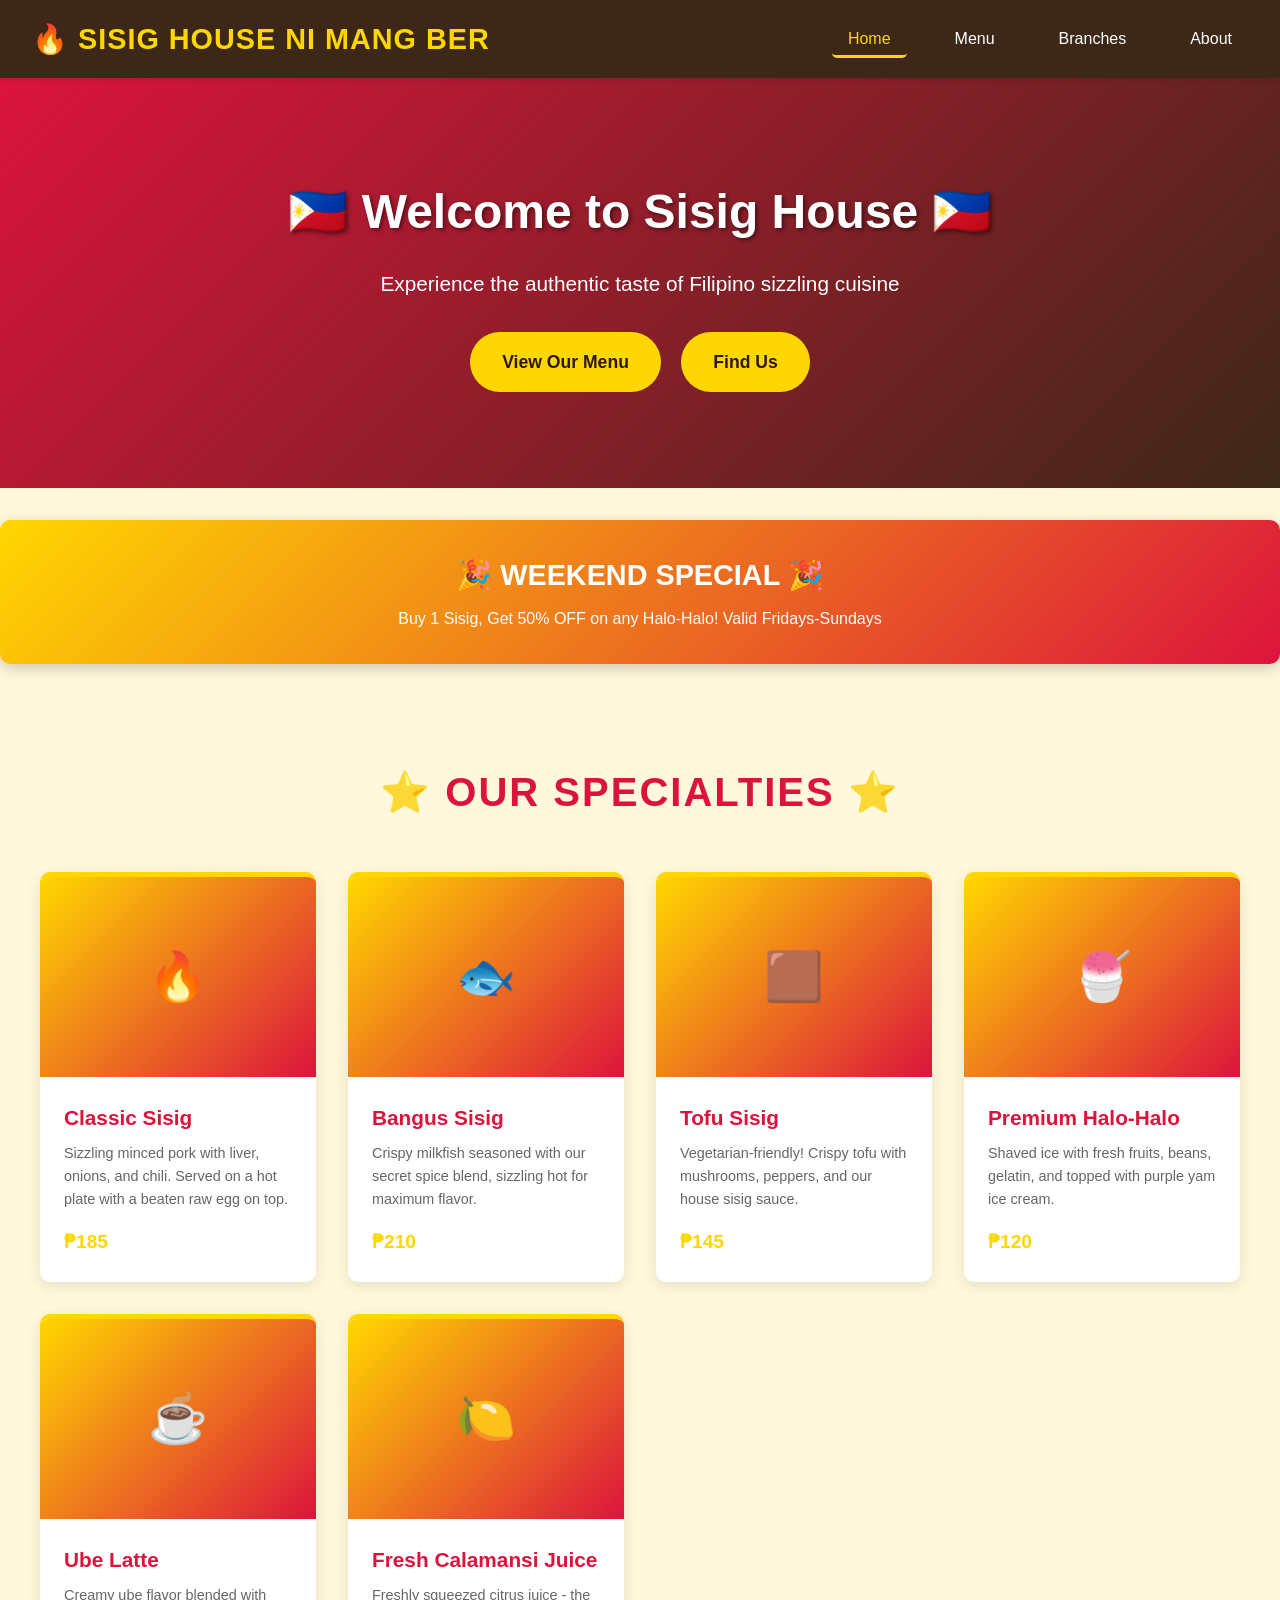
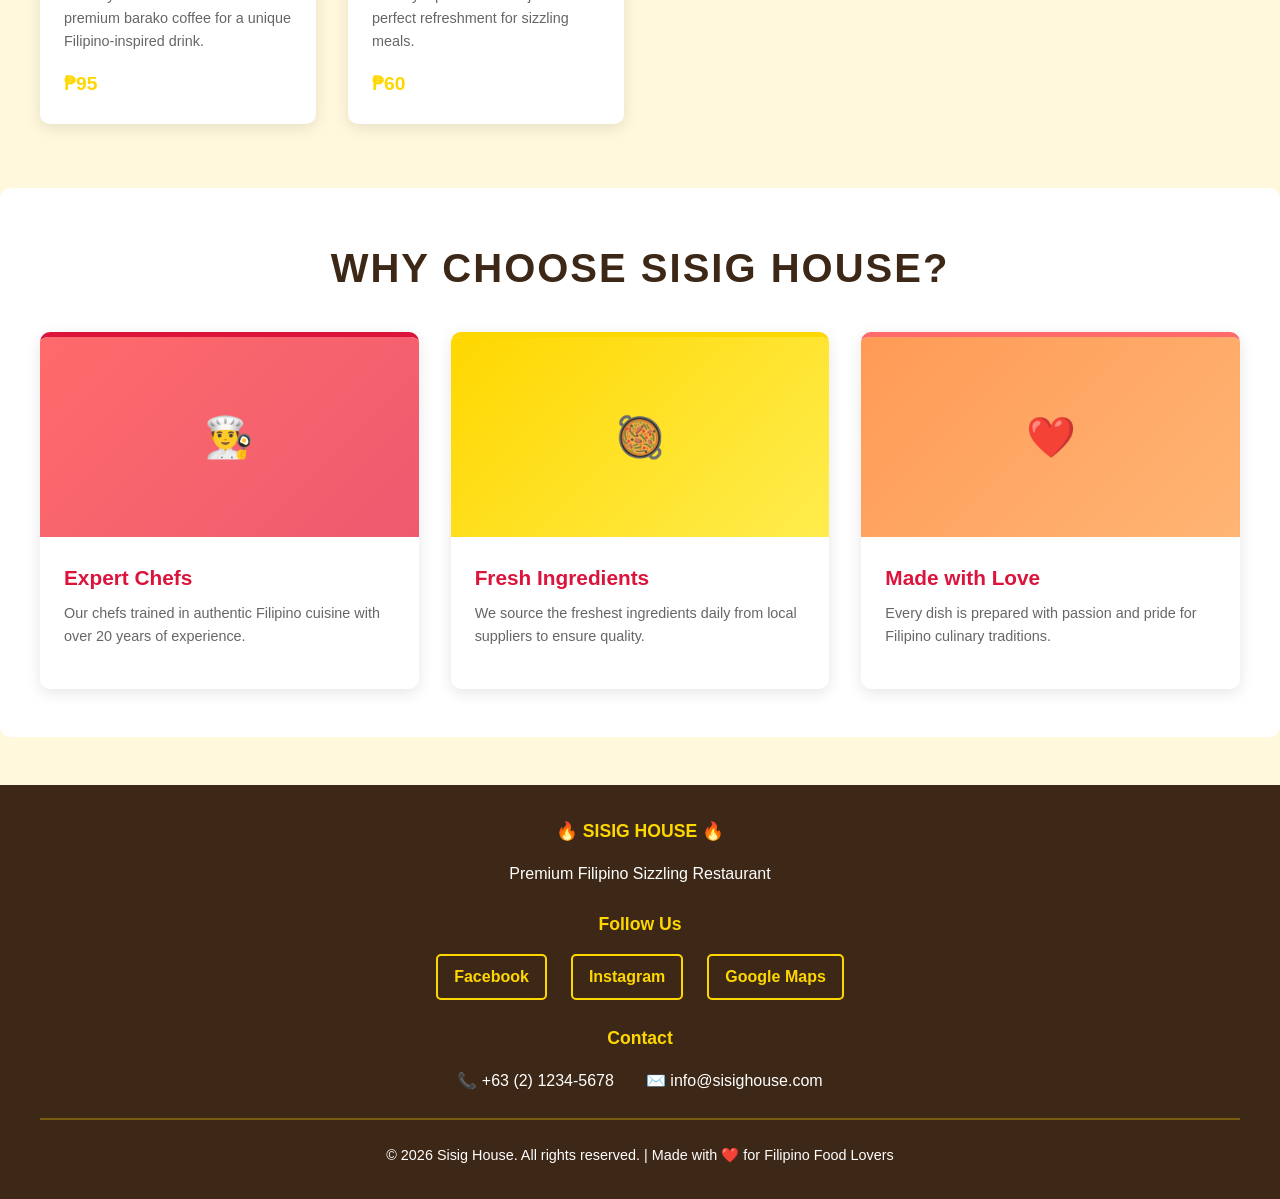
<file: index.html>
<!DOCTYPE html>
<html lang="en">
<head>
    <meta charset="UTF-8">
    <meta name="viewport" content="width=device-width, initial-scale=1.0">
    <title>Sisig House - Premium Filipino Sizzling Restaurant</title>
    <link rel="stylesheet" href="css/style.css">
</head>
<body>
    <!-- NAVIGATION -->
    <nav>
        <a href="index.html" class="logo">🔥 SISIG HOUSE NI MANG BER</a>
        <ul class="nav-links">
            <li><a href="index.html">Home</a></li>
            <li><a href="menu.html">Menu</a></li>
            <li><a href="branches.html">Branches</a></li>
            <li><a href="about.html">About</a></li>
        </ul>
        <div class="hamburger" onclick="toggleMenu()">
            <span></span>
            <span></span>
            <span></span>
        </div>
    </nav>

    <!-- HERO SECTION -->
    <section class="hero">
        <h1>🇵🇭 Welcome to Sisig House 🇵🇭</h1>
        <p>Experience the authentic taste of Filipino sizzling cuisine</p>
        <a href="menu.html" class="cta-button">View Our Menu</a>
        <a href="branches.html" class="cta-button">Find Us</a>
    </section>

    <!-- PROMO BANNER -->
    <div class="promo-banner">
        <h3>🎉 WEEKEND SPECIAL 🎉</h3>
        <p>Buy 1 Sisig, Get 50% OFF on any Halo-Halo! Valid Fridays-Sundays</p>
    </div>

    <!-- FEATURED ITEMS -->
    <section class="featured">
        <h2>⭐ Our Specialties ⭐</h2>
        <div class="items-grid">
            <!-- Sisig -->
            <div class="item-card">
                <div class="item-image">🔥</div>
                <div class="item-content">
                    <h3>Classic Sisig</h3>
                    <p>Sizzling minced pork with liver, onions, and chili. Served on a hot plate with a beaten raw egg on top.</p>
                    <div class="price">₱185</div>
                </div>
            </div>

            <!-- Bangus Sisig -->
            <div class="item-card">
                <div class="item-image">🐟</div>
                <div class="item-content">
                    <h3>Bangus Sisig</h3>
                    <p>Crispy milkfish seasoned with our secret spice blend, sizzling hot for maximum flavor.</p>
                    <div class="price">₱210</div>
                </div>
            </div>

            <!-- Tofu Sisig -->
            <div class="item-card">
                <div class="item-image">🟫</div>
                <div class="item-content">
                    <h3>Tofu Sisig</h3>
                    <p>Vegetarian-friendly! Crispy tofu with mushrooms, peppers, and our house sisig sauce.</p>
                    <div class="price">₱145</div>
                </div>
            </div>

            <!-- Halo-Halo -->
            <div class="item-card">
                <div class="item-image">🍧</div>
                <div class="item-content">
                    <h3>Premium Halo-Halo</h3>
                    <p>Shaved ice with fresh fruits, beans, gelatin, and topped with purple yam ice cream.</p>
                    <div class="price">₱120</div>
                </div>
            </div>

            <!-- Ube Latte -->
            <div class="item-card">
                <div class="item-image">☕</div>
                <div class="item-content">
                    <h3>Ube Latte</h3>
                    <p>Creamy ube flavor blended with premium barako coffee for a unique Filipino-inspired drink.</p>
                    <div class="price">₱95</div>
                </div>
            </div>

            <!-- Calamansi Juice -->
            <div class="item-card">
                <div class="item-image">🍋</div>
                <div class="item-content">
                    <h3>Fresh Calamansi Juice</h3>
                    <p>Freshly squeezed citrus juice - the perfect refreshment for sizzling meals.</p>
                    <div class="price">₱60</div>
                </div>
            </div>
        </div>
    </section>

    <!-- WHY SISIG HOUSE -->
    <section class="featured" style="background-color: var(--white); padding: 3rem 2rem; border-radius: 10px;">
        <h2 style="color: var(--dark-brown); margin-bottom: 2rem;">Why Choose Sisig House?</h2>
        <div class="items-grid">
            <div class="item-card" style="border-top: 5px solid var(--red);">
                <div class="item-image" style="background: linear-gradient(135deg, #ff6b6b, #ee5a6f); font-size: 2.5rem;">👨‍🍳</div>
                <div class="item-content">
                    <h3>Expert Chefs</h3>
                    <p>Our chefs trained in authentic Filipino cuisine with over 20 years of experience.</p>
                </div>
            </div>

            <div class="item-card" style="border-top: 5px solid var(--gold);">
                <div class="item-image" style="background: linear-gradient(135deg, #ffd700, #ffed4e); color: var(--text-dark); font-size: 2.5rem;">🥘</div>
                <div class="item-content">
                    <h3>Fresh Ingredients</h3>
                    <p>We source the freshest ingredients daily from local suppliers to ensure quality.</p>
                </div>
            </div>

            <div class="item-card" style="border-top: 5px solid #ff6b6b;">
                <div class="item-image" style="background: linear-gradient(135deg, #ff9a56, #ffb574); font-size: 2.5rem;">❤️</div>
                <div class="item-content">
                    <h3>Made with Love</h3>
                    <p>Every dish is prepared with passion and pride for Filipino culinary traditions.</p>
                </div>
            </div>
        </div>
    </section>

    <!-- FOOTER -->
    <footer>
        <div class="footer-content">
            <div class="footer-section">
                <h4>🔥 SISIG HOUSE 🔥</h4>
                <p>Premium Filipino Sizzling Restaurant</p>
            </div>

            <div class="footer-section">
                <h4>Follow Us</h4>
                <div class="social-links">
                    <a href="https://www.facebook.com/sisighouseph" target="_blank">Facebook</a>
                    <a href="https://www.instagram.com/sisighouseph" target="_blank">Instagram</a>
                    <a href="https://maps.google.com/?q=14.3091,121.0274" target="_blank">Google Maps</a>
                </div>
            </div>

            <div class="footer-section">
                <h4>Contact</h4>
                <div class="contact-info">
                    <p>📞 +63 (2) 1234-5678</p>
                    <p>✉️ info@sisighouse.com</p>
                </div>
            </div>

            <div class="footer-bottom">
                <p>&copy; 2026 Sisig House. All rights reserved. | Made with ❤️ for Filipino Food Lovers</p>
            </div>
        </div>
    </footer>

    <script src="js/script.js"></script>
</body>
</html>
</file>
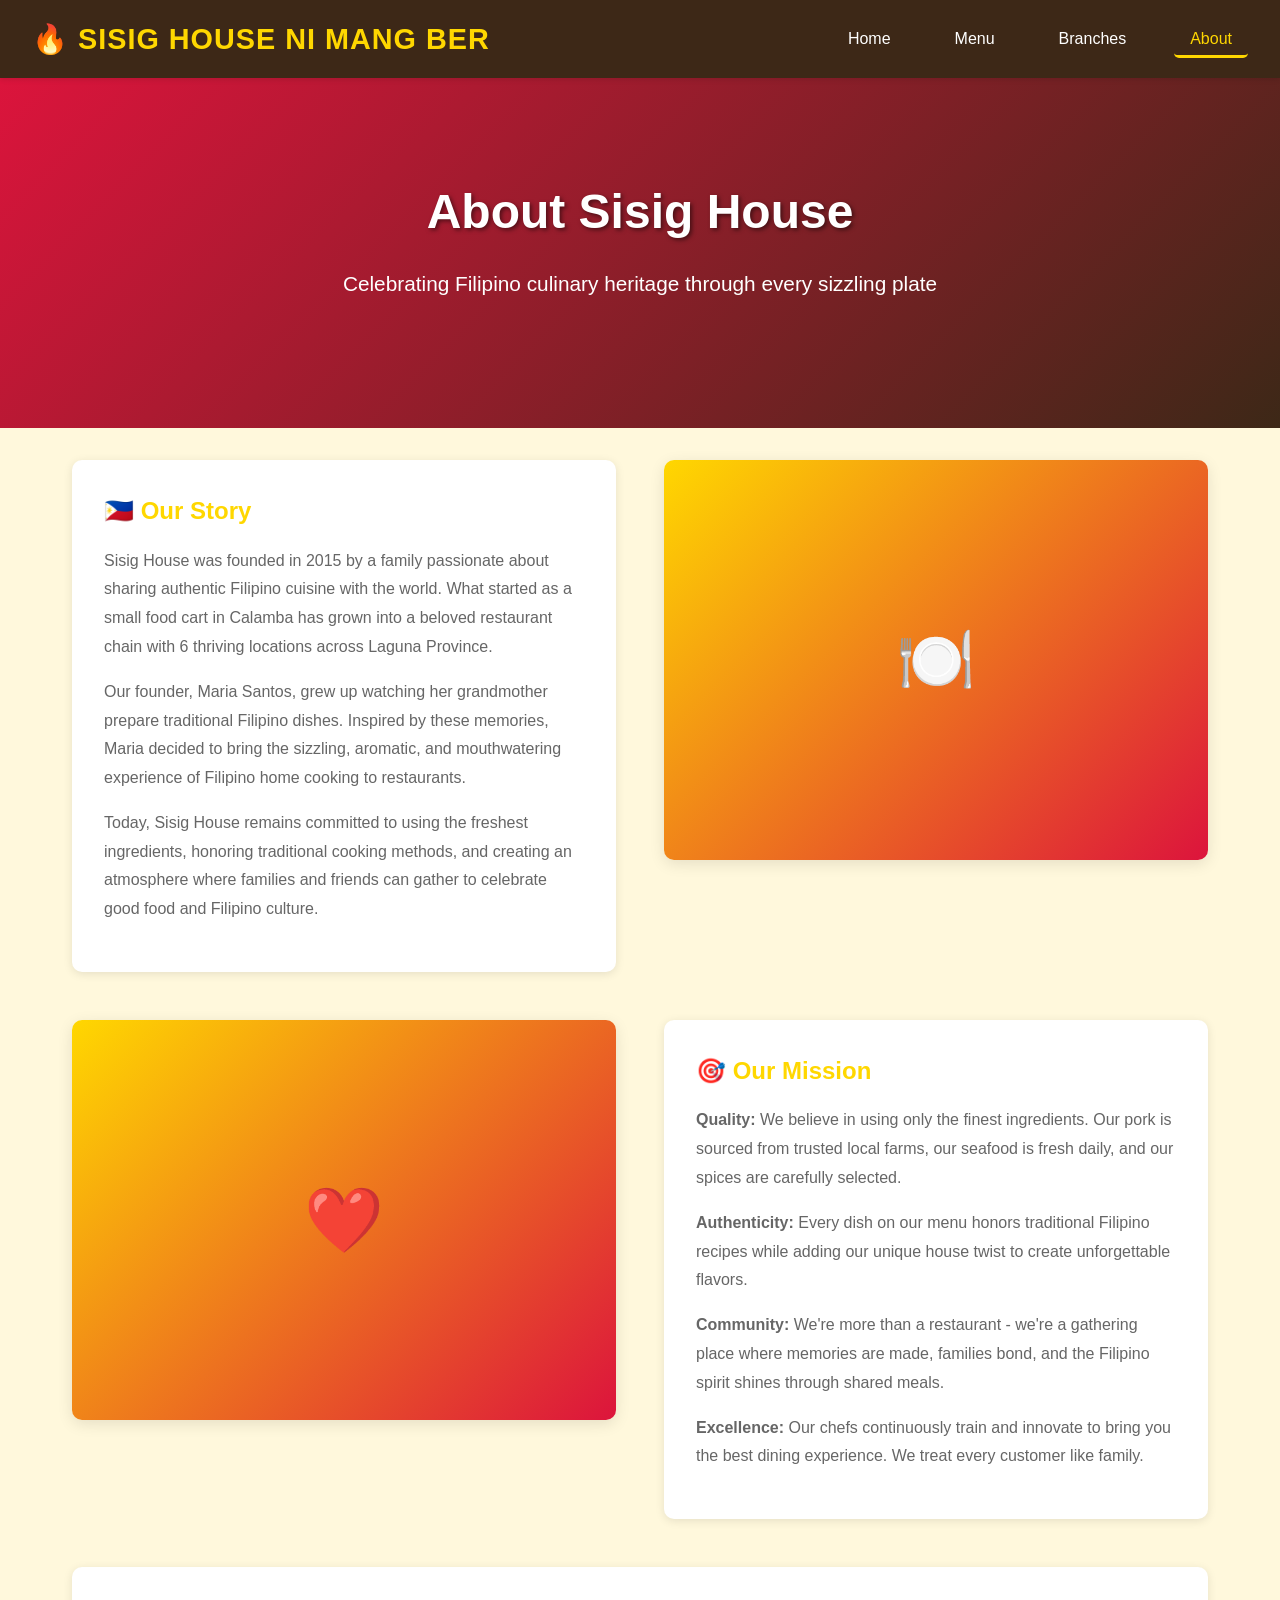
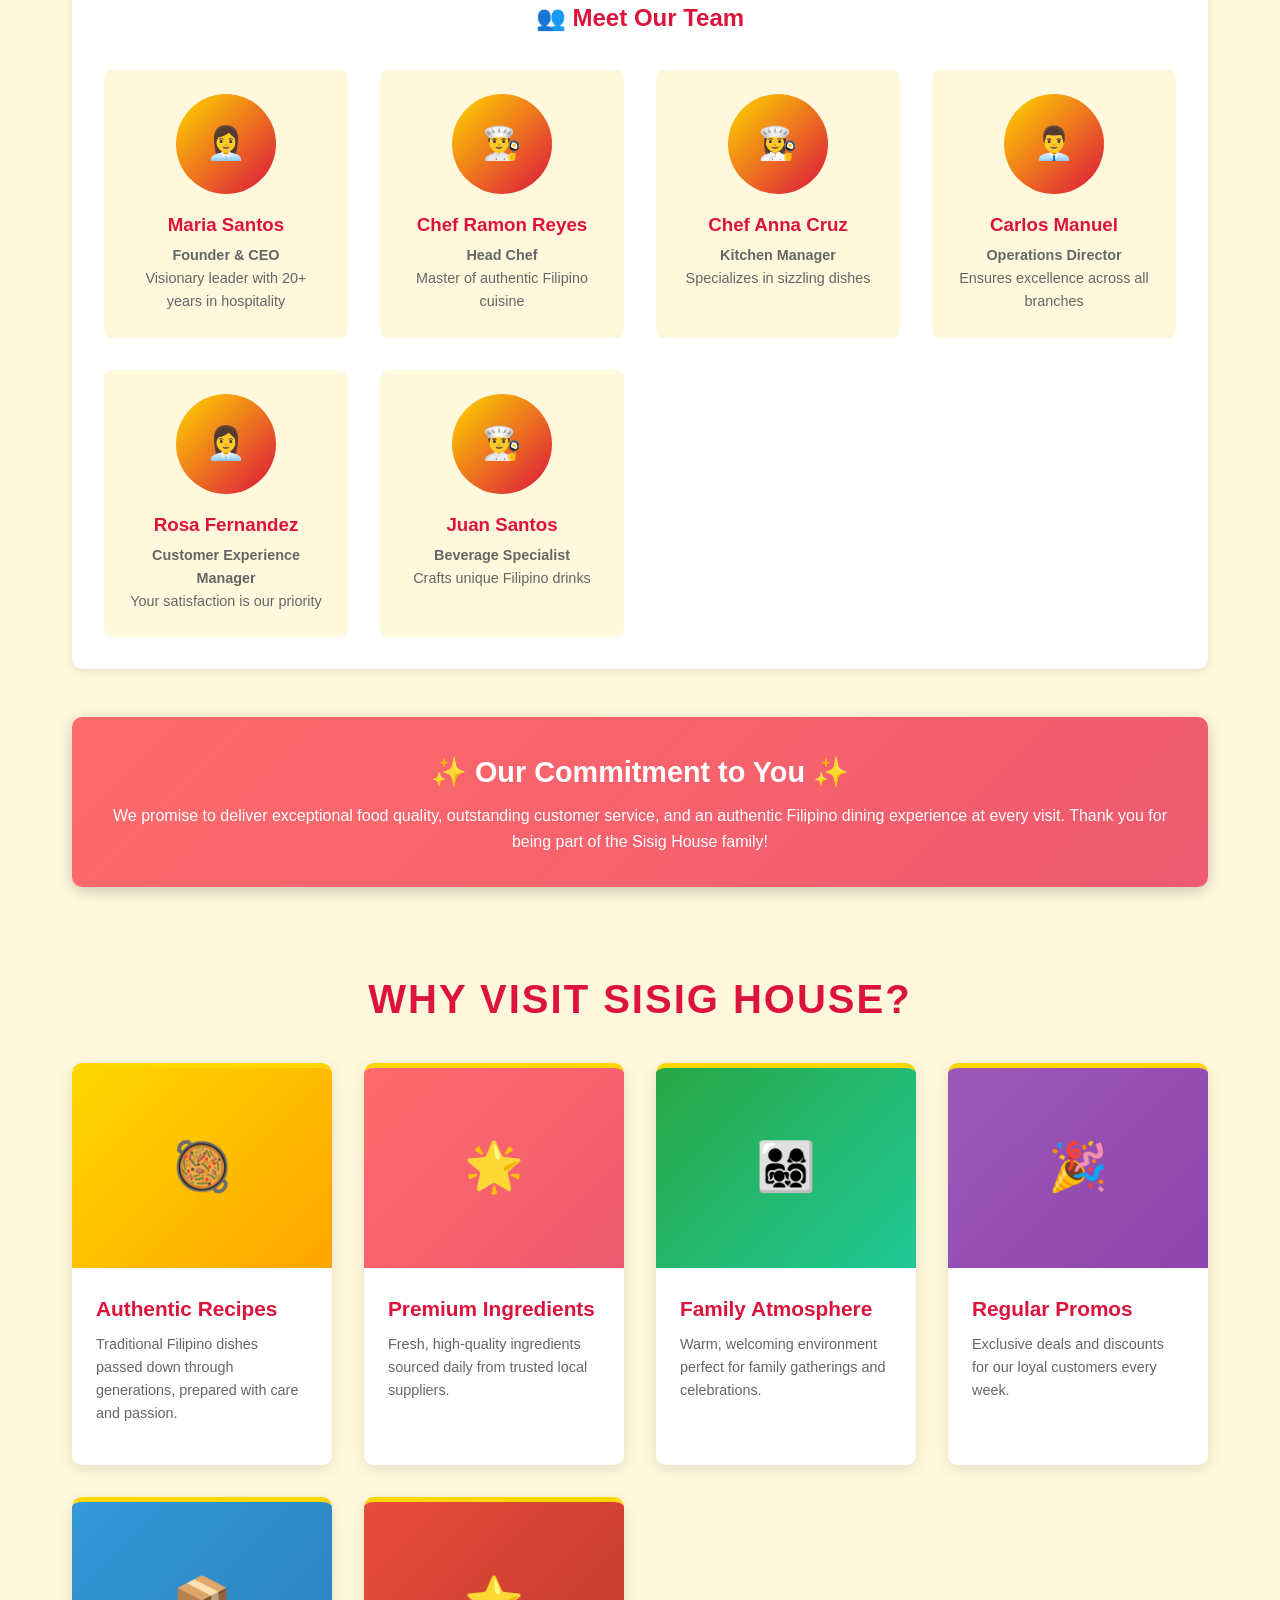
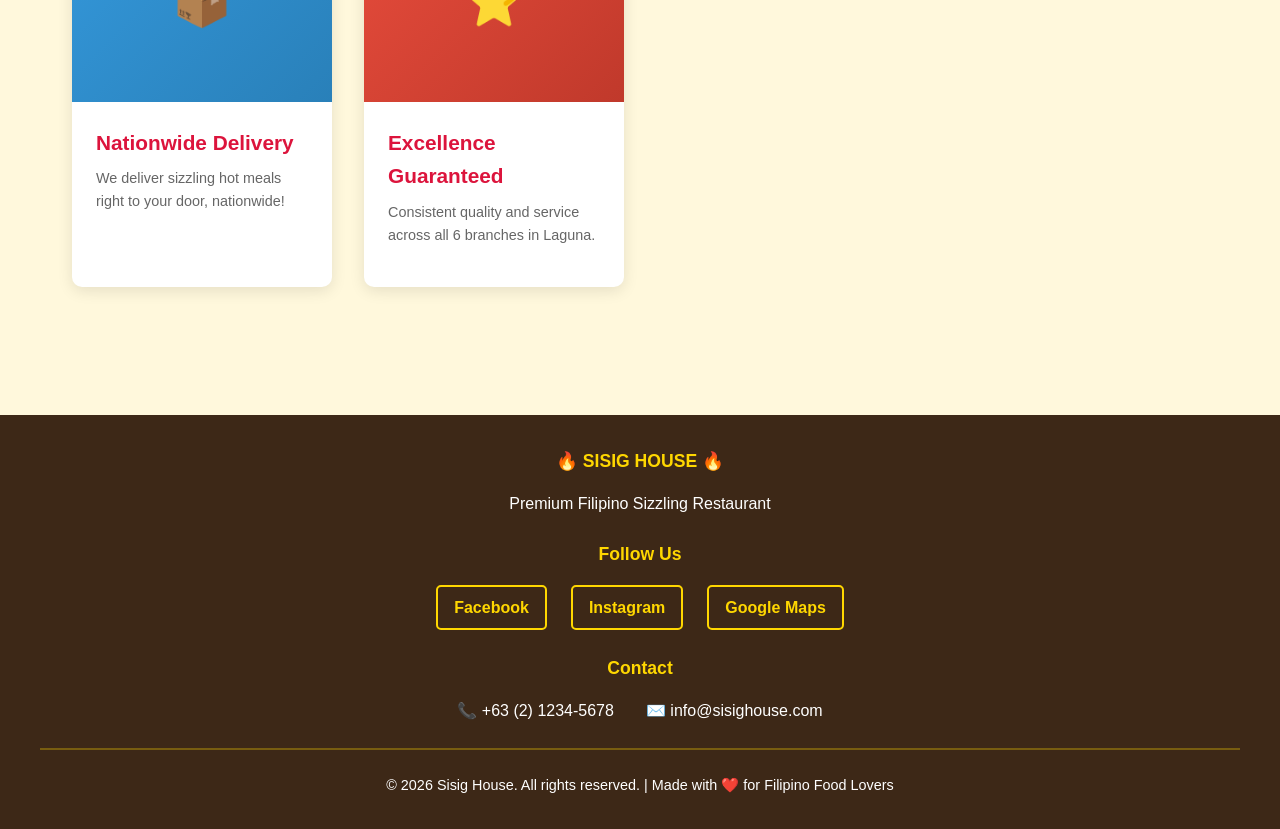
<file: about.html>
<!DOCTYPE html>
<html lang="en">
<head>
    <meta charset="UTF-8">
    <meta name="viewport" content="width=device-width, initial-scale=1.0">
    <title>About - Sisig House</title>
    <link rel="stylesheet" href="css/style.css">
</head>
<body>
    <!-- NAVIGATION -->
    <nav>
        <a href="index.html" class="logo">🔥 SISIG HOUSE NI MANG BER</a>
        <ul class="nav-links">
            <li><a href="index.html">Home</a></li>
            <li><a href="menu.html">Menu</a></li>
            <li><a href="branches.html">Branches</a></li>
            <li><a href="about.html">About</a></li>
        </ul>
        <div class="hamburger" onclick="toggleMenu()">
            <span></span>
            <span></span>
            <span></span>
        </div>
    </nav>

    <!-- ABOUT HEADER -->
    <section class="hero">
        <h1>About Sisig House</h1>
        <p>Celebrating Filipino culinary heritage through every sizzling plate</p>
    </section>

    <!-- ABOUT CONTAINER -->
    <div class="about-container">
        <!-- OUR STORY & MISSION -->
        <div class="about-content">
            <div class="about-text">
                <h2>🇵🇭 Our Story</h2>
                <p>Sisig House was founded in 2015 by a family passionate about sharing authentic Filipino cuisine with the world. What started as a small food cart in Calamba has grown into a beloved restaurant chain with 6 thriving locations across Laguna Province.</p>
                <p>Our founder, Maria Santos, grew up watching her grandmother prepare traditional Filipino dishes. Inspired by these memories, Maria decided to bring the sizzling, aromatic, and mouthwatering experience of Filipino home cooking to restaurants.</p>
                <p>Today, Sisig House remains committed to using the freshest ingredients, honoring traditional cooking methods, and creating an atmosphere where families and friends can gather to celebrate good food and Filipino culture.</p>
            </div>

            <div class="about-image">🍽️</div>
        </div>

        <!-- MISSION & VALUES -->
        <div class="about-content">
            <div class="about-image">❤️</div>

            <div class="about-text">
                <h2>🎯 Our Mission</h2>
                <p><strong>Quality:</strong> We believe in using only the finest ingredients. Our pork is sourced from trusted local farms, our seafood is fresh daily, and our spices are carefully selected.</p>
                <p><strong>Authenticity:</strong> Every dish on our menu honors traditional Filipino recipes while adding our unique house twist to create unforgettable flavors.</p>
                <p><strong>Community:</strong> We're more than a restaurant - we're a gathering place where memories are made, families bond, and the Filipino spirit shines through shared meals.</p>
                <p><strong>Excellence:</strong> Our chefs continuously train and innovate to bring you the best dining experience. We treat every customer like family.</p>
            </div>
        </div>

        <!-- TEAM SECTION -->
        <div class="team">
            <h2>👥 Meet Our Team</h2>
            <div class="team-members">
                <div class="team-member">
                    <div class="team-member-avatar">👩‍💼</div>
                    <h3>Maria Santos</h3>
                    <p><strong>Founder & CEO</strong><br>Visionary leader with 20+ years in hospitality</p>
                </div>

                <div class="team-member">
                    <div class="team-member-avatar">👨‍🍳</div>
                    <h3>Chef Ramon Reyes</h3>
                    <p><strong>Head Chef</strong><br>Master of authentic Filipino cuisine</p>
                </div>

                <div class="team-member">
                    <div class="team-member-avatar">👩‍🍳</div>
                    <h3>Chef Anna Cruz</h3>
                    <p><strong>Kitchen Manager</strong><br>Specializes in sizzling dishes</p>
                </div>

                <div class="team-member">
                    <div class="team-member-avatar">👨‍💼</div>
                    <h3>Carlos Manuel</h3>
                    <p><strong>Operations Director</strong><br>Ensures excellence across all branches</p>
                </div>

                <div class="team-member">
                    <div class="team-member-avatar">👩‍💼</div>
                    <h3>Rosa Fernandez</h3>
                    <p><strong>Customer Experience Manager</strong><br>Your satisfaction is our priority</p>
                </div>

                <div class="team-member">
                    <div class="team-member-avatar">👨‍🍳</div>
                    <h3>Juan Santos</h3>
                    <p><strong>Beverage Specialist</strong><br>Crafts unique Filipino drinks</p>
                </div>
            </div>
        </div>

        <!-- OUR COMMITMENT -->
        <div class="promo-banner" style="margin-top: 3rem; background: linear-gradient(135deg, #ff6b6b, #ee5a6f);">
            <h3>✨ Our Commitment to You ✨</h3>
            <p>We promise to deliver exceptional food quality, outstanding customer service, and an authentic Filipino dining experience at every visit. Thank you for being part of the Sisig House family!</p>
        </div>

        <!-- WHY VISIT -->
        <section class="featured" style="background-color: transparent; padding: 3rem 0;">
            <h2 style="color: var(--red); margin-bottom: 2rem;">Why Visit Sisig House?</h2>
            <div class="items-grid">
                <div class="item-card">
                    <div class="item-image" style="background: linear-gradient(135deg, #FFD700, #FFA500); color: var(--text-dark);">🥘</div>
                    <div class="item-content">
                        <h3>Authentic Recipes</h3>
                        <p>Traditional Filipino dishes passed down through generations, prepared with care and passion.</p>
                    </div>
                </div>

                <div class="item-card">
                    <div class="item-image" style="background: linear-gradient(135deg, #ff6b6b, #ee5a6f);">🌟</div>
                    <div class="item-content">
                        <h3>Premium Ingredients</h3>
                        <p>Fresh, high-quality ingredients sourced daily from trusted local suppliers.</p>
                    </div>
                </div>

                <div class="item-card">
                    <div class="item-image" style="background: linear-gradient(135deg, #28a745, #20c997);">👨‍👩‍👧‍👦</div>
                    <div class="item-content">
                        <h3>Family Atmosphere</h3>
                        <p>Warm, welcoming environment perfect for family gatherings and celebrations.</p>
                    </div>
                </div>

                <div class="item-card">
                    <div class="item-image" style="background: linear-gradient(135deg, #9b59b6, #8e44ad);">🎉</div>
                    <div class="item-content">
                        <h3>Regular Promos</h3>
                        <p>Exclusive deals and discounts for our loyal customers every week.</p>
                    </div>
                </div>

                <div class="item-card">
                    <div class="item-image" style="background: linear-gradient(135deg, #3498db, #2980b9);">📦</div>
                    <div class="item-content">
                        <h3>Nationwide Delivery</h3>
                        <p>We deliver sizzling hot meals right to your door, nationwide!</p>
                    </div>
                </div>

                <div class="item-card">
                    <div class="item-image" style="background: linear-gradient(135deg, #e74c3c, #c0392b);">⭐</div>
                    <div class="item-content">
                        <h3>Excellence Guaranteed</h3>
                        <p>Consistent quality and service across all 6 branches in Laguna.</p>
                    </div>
                </div>
            </div>
        </section>
    </div>

    <!-- FOOTER -->
    <footer>
        <div class="footer-content">
            <div class="footer-section">
                <h4>🔥 SISIG HOUSE 🔥</h4>
                <p>Premium Filipino Sizzling Restaurant</p>
            </div>

            <div class="footer-section">
                <h4>Follow Us</h4>
                <div class="social-links">
                    <a href="https://www.facebook.com/sisighouseph" target="_blank">Facebook</a>
                    <a href="https://www.instagram.com/sisighouseph" target="_blank">Instagram</a>
                    <a href="https://maps.google.com/?q=14.3091,121.0274" target="_blank">Google Maps</a>
                </div>
            </div>

            <div class="footer-section">
                <h4>Contact</h4>
                <div class="contact-info">
                    <p>📞 +63 (2) 1234-5678</p>
                    <p>✉️ info@sisighouse.com</p>
                </div>
            </div>

            <div class="footer-bottom">
                <p>&copy; 2026 Sisig House. All rights reserved. | Made with ❤️ for Filipino Food Lovers</p>
            </div>
        </div>
    </footer>

    <script src="js/script.js"></script>
</body>
</html>
</file>
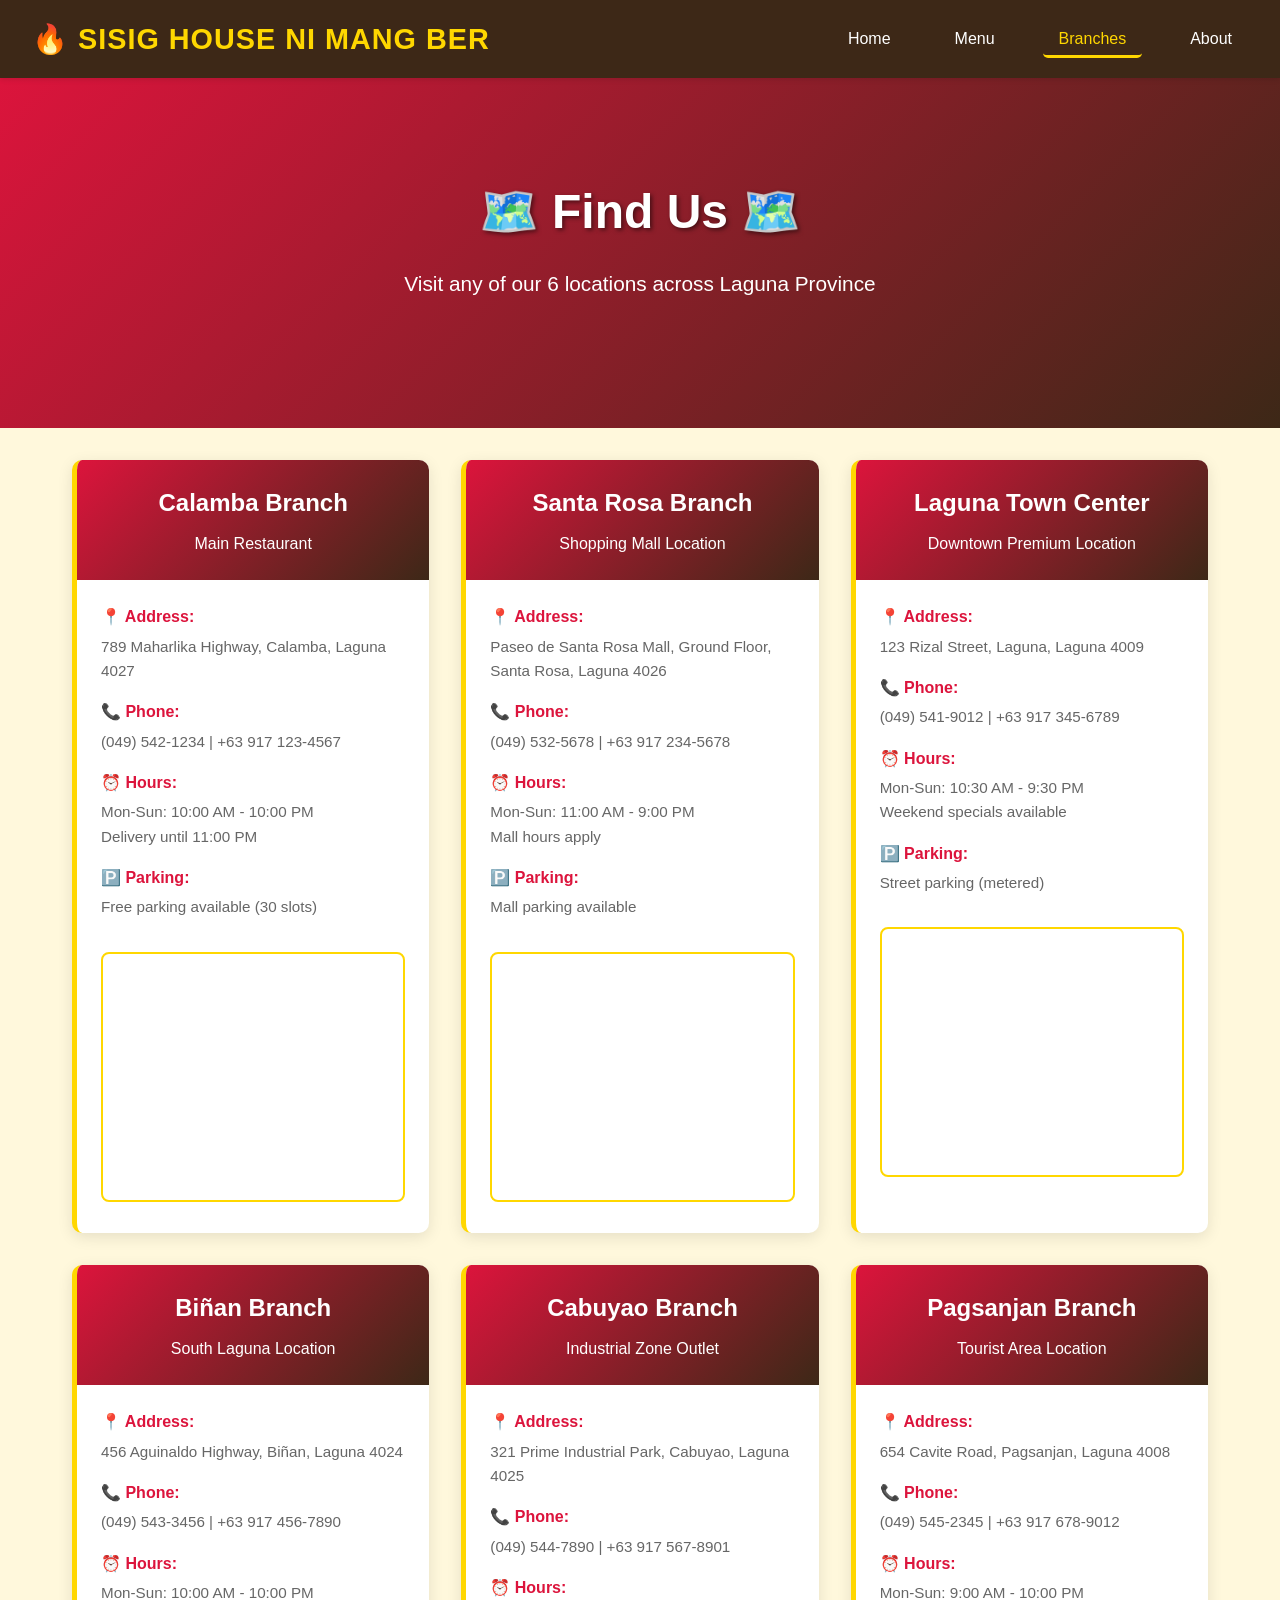
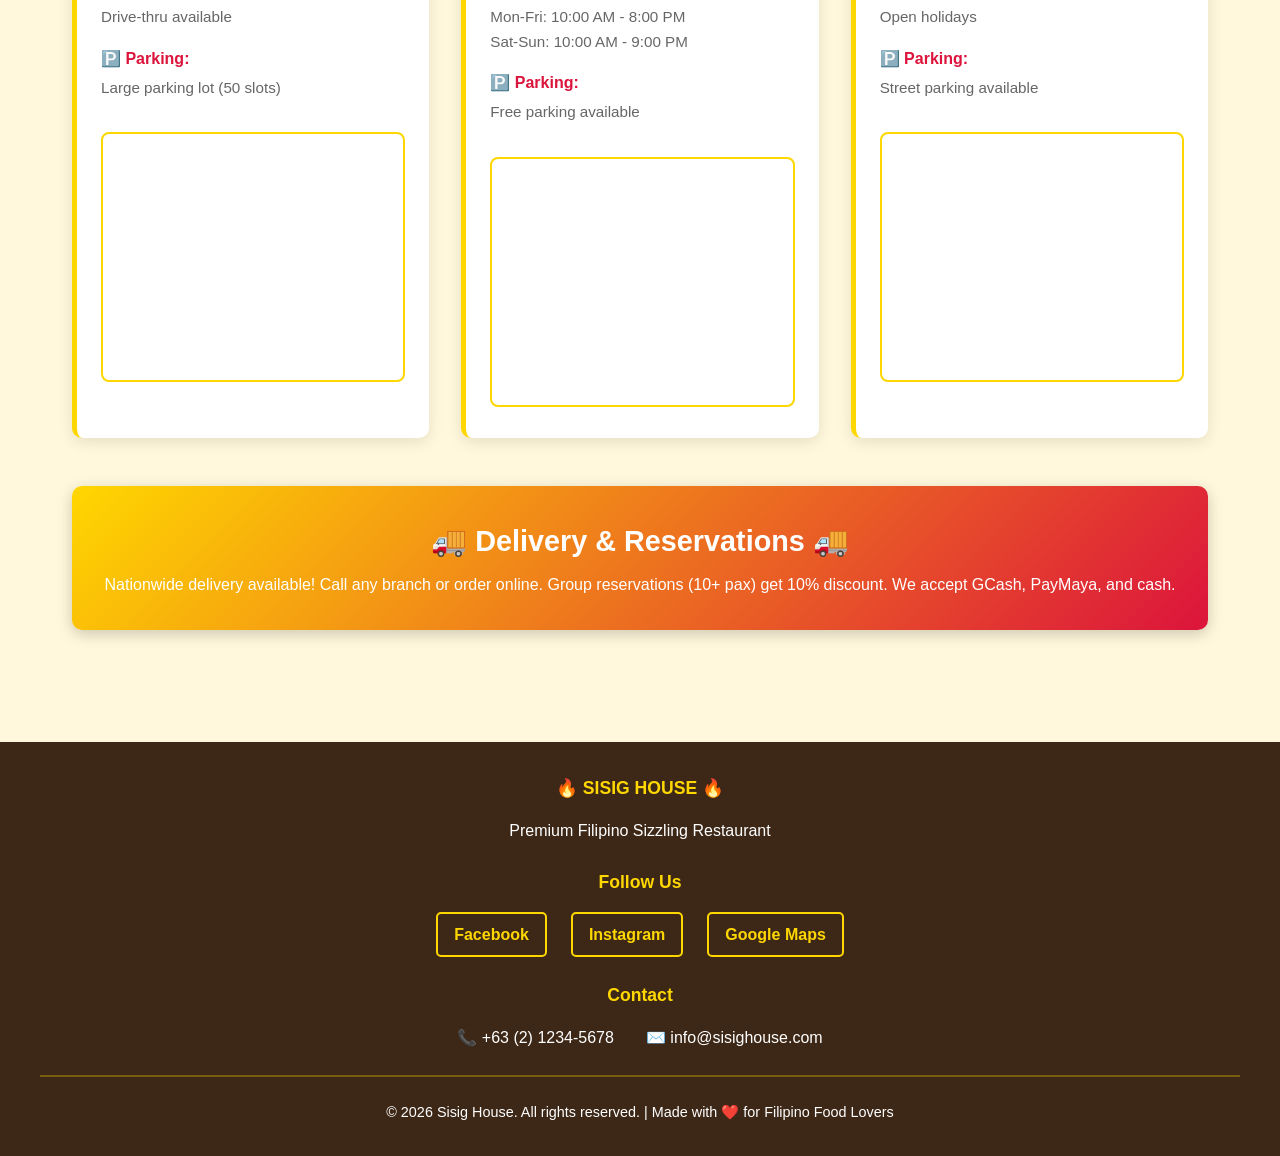
<file: branches.html>
<!DOCTYPE html>
<html lang="en">
<head>
    <meta charset="UTF-8">
    <meta name="viewport" content="width=device-width, initial-scale=1.0">
    <title>Branches - Sisig House</title>
    <link rel="stylesheet" href="css/style.css">
</head>
<body>
    <!-- NAVIGATION -->
    <nav>
        <a href="index.html" class="logo">🔥 SISIG HOUSE NI MANG BER</a>
        <ul class="nav-links">
            <li><a href="index.html">Home</a></li>
            <li><a href="menu.html">Menu</a></li>
            <li><a href="branches.html">Branches</a></li>
            <li><a href="about.html">About</a></li>
        </ul>
        <div class="hamburger" onclick="toggleMenu()">
            <span></span>
            <span></span>
            <span></span>
        </div>
    </nav>

    <!-- BRANCHES HEADER -->
    <section class="hero">
        <h1>🗺️ Find Us 🗺️</h1>
        <p>Visit any of our 6 locations across Laguna Province</p>
    </section>

    <!-- BRANCHES CONTAINER -->
    <div class="branches-container">
        <div class="branches-grid">
            <!-- BRANCH 1: CALAMBA -->
            <div class="branch-card">
                <div class="branch-header">
                    <h3>Calamba Branch</h3>
                    <p>Main Restaurant</p>
                </div>
                <div class="branch-content">
                    <div class="branch-info">
                        <strong>📍 Address:</strong>
                        <p>789 Maharlika Highway, Calamba, Laguna 4027</p>
                    </div>
                    <div class="branch-info">
                        <strong>📞 Phone:</strong>
                        <p>(049) 542-1234 | +63 917 123-4567</p>
                    </div>
                    <div class="branch-info">
                        <strong>⏰ Hours:</strong>
                        <p>Mon-Sun: 10:00 AM - 10:00 PM<br>Delivery until 11:00 PM</p>
                    </div>
                    <div class="branch-info">
                        <strong>🅿️ Parking:</strong>
                        <p>Free parking available (30 slots)</p>
                    </div>
                    <iframe src="https://www.google.com/maps/embed?pb=!1m18!1m12!1m3!1d3866.7446372934227!2d121.16234!3d14.2136!2m3!1f0!2f0!3f0!3m2!1i1024!2i768!4f13.1!3m3!1m2!1s0x33bd63f5e9d0d0d1%3A0x7f3c3a8d3c3c3c3c!2s789%20Maharlika%20Highway%2C%20Calamba!5e0!3m2!1sen!2sph!4v1234567890" class="branch-map" allowfullscreen="" loading="lazy"></iframe>
                </div>
            </div>

            <!-- BRANCH 2: SANTA ROSA -->
            <div class="branch-card">
                <div class="branch-header">
                    <h3>Santa Rosa Branch</h3>
                    <p>Shopping Mall Location</p>
                </div>
                <div class="branch-content">
                    <div class="branch-info">
                        <strong>📍 Address:</strong>
                        <p>Paseo de Santa Rosa Mall, Ground Floor, Santa Rosa, Laguna 4026</p>
                    </div>
                    <div class="branch-info">
                        <strong>📞 Phone:</strong>
                        <p>(049) 532-5678 | +63 917 234-5678</p>
                    </div>
                    <div class="branch-info">
                        <strong>⏰ Hours:</strong>
                        <p>Mon-Sun: 11:00 AM - 9:00 PM<br>Mall hours apply</p>
                    </div>
                    <div class="branch-info">
                        <strong>🅿️ Parking:</strong>
                        <p>Mall parking available</p>
                    </div>
                    <iframe src="https://www.google.com/maps/embed?pb=!1m18!1m12!1m3!1d3865.5432123456789!2d121.25678!3d14.2844!2m3!1f0!2f0!3f0!3m2!1i1024!2i768!4f13.1!3m3!1m2!1s0x33bd5a5a5a5a5a5a%3A0x1f1f1f1f1f1f1f1f!2sPaseo%20de%20Santa%20Rosa%20Mall!5e0!3m2!1sen!2sph!4v1234567890" class="branch-map" allowfullscreen="" loading="lazy"></iframe>
                </div>
            </div>

            <!-- BRANCH 3: LAGUNA TOWN CENTER -->
            <div class="branch-card">
                <div class="branch-header">
                    <h3>Laguna Town Center</h3>
                    <p>Downtown Premium Location</p>
                </div>
                <div class="branch-content">
                    <div class="branch-info">
                        <strong>📍 Address:</strong>
                        <p>123 Rizal Street, Laguna, Laguna 4009</p>
                    </div>
                    <div class="branch-info">
                        <strong>📞 Phone:</strong>
                        <p>(049) 541-9012 | +63 917 345-6789</p>
                    </div>
                    <div class="branch-info">
                        <strong>⏰ Hours:</strong>
                        <p>Mon-Sun: 10:30 AM - 9:30 PM<br>Weekend specials available</p>
                    </div>
                    <div class="branch-info">
                        <strong>🅿️ Parking:</strong>
                        <p>Street parking (metered)</p>
                    </div>
                    <iframe src="https://www.google.com/maps/embed?pb=!1m18!1m12!1m3!1d3867.1234567890123!2d121.28901!3d14.3091!2m3!1f0!2f0!3f0!3m2!1i1024!2i768!4f13.1!3m3!1m2!1s0x33bd6b6b6b6b6b6b%3A0x2f2f2f2f2f2f2f2f!2s123%20Rizal%20Street%2C%20Laguna!5e0!3m2!1sen!2sph!4v1234567890" class="branch-map" allowfullscreen="" loading="lazy"></iframe>
                </div>
            </div>

            <!-- BRANCH 4: BIÑAN -->
            <div class="branch-card">
                <div class="branch-header">
                    <h3>Biñan Branch</h3>
                    <p>South Laguna Location</p>
                </div>
                <div class="branch-content">
                    <div class="branch-info">
                        <strong>📍 Address:</strong>
                        <p>456 Aguinaldo Highway, Biñan, Laguna 4024</p>
                    </div>
                    <div class="branch-info">
                        <strong>📞 Phone:</strong>
                        <p>(049) 543-3456 | +63 917 456-7890</p>
                    </div>
                    <div class="branch-info">
                        <strong>⏰ Hours:</strong>
                        <p>Mon-Sun: 10:00 AM - 10:00 PM<br>Drive-thru available</p>
                    </div>
                    <div class="branch-info">
                        <strong>🅿️ Parking:</strong>
                        <p>Large parking lot (50 slots)</p>
                    </div>
                    <iframe src="https://www.google.com/maps/embed?pb=!1m18!1m12!1m3!1d3869.9876543210987!2d121.29012!3d14.1234!2m3!1f0!2f0!3f0!3m2!1i1024!2i768!4f13.1!3m3!1m2!1s0x33bd7c7c7c7c7c7c%3A0x3f3f3f3f3f3f3f3f!2s456%20Aguinaldo%20Highway%2C%20Binanan!5e0!3m2!1sen!2sph!4v1234567890" class="branch-map" allowfullscreen="" loading="lazy"></iframe>
                </div>
            </div>

            <!-- BRANCH 5: CABUYAO -->
            <div class="branch-card">
                <div class="branch-header">
                    <h3>Cabuyao Branch</h3>
                    <p>Industrial Zone Outlet</p>
                </div>
                <div class="branch-content">
                    <div class="branch-info">
                        <strong>📍 Address:</strong>
                        <p>321 Prime Industrial Park, Cabuyao, Laguna 4025</p>
                    </div>
                    <div class="branch-info">
                        <strong>📞 Phone:</strong>
                        <p>(049) 544-7890 | +63 917 567-8901</p>
                    </div>
                    <div class="branch-info">
                        <strong>⏰ Hours:</strong>
                        <p>Mon-Fri: 10:00 AM - 8:00 PM<br>Sat-Sun: 10:00 AM - 9:00 PM</p>
                    </div>
                    <div class="branch-info">
                        <strong>🅿️ Parking:</strong>
                        <p>Free parking available</p>
                    </div>
                    <iframe src="https://www.google.com/maps/embed?pb=!1m18!1m12!1m3!1d3868.5432109876543!2d121.18234!3d14.1895!2m3!1f0!2f0!3f0!3m2!1i1024!2i768!4f13.1!3m3!1m2!1s0x33bd8d8d8d8d8d8d%3A0x4f4f4f4f4f4f4f4f!2s321%20Prime%20Industrial%20Park%2C%20Cabuyao!5e0!3m2!1sen!2sph!4v1234567890" class="branch-map" allowfullscreen="" loading="lazy"></iframe>
                </div>
            </div>

            <!-- BRANCH 6: PAGSANJAN -->
            <div class="branch-card">
                <div class="branch-header">
                    <h3>Pagsanjan Branch</h3>
                    <p>Tourist Area Location</p>
                </div>
                <div class="branch-content">
                    <div class="branch-info">
                        <strong>📍 Address:</strong>
                        <p>654 Cavite Road, Pagsanjan, Laguna 4008</p>
                    </div>
                    <div class="branch-info">
                        <strong>📞 Phone:</strong>
                        <p>(049) 545-2345 | +63 917 678-9012</p>
                    </div>
                    <div class="branch-info">
                        <strong>⏰ Hours:</strong>
                        <p>Mon-Sun: 9:00 AM - 10:00 PM<br>Open holidays</p>
                    </div>
                    <div class="branch-info">
                        <strong>🅿️ Parking:</strong>
                        <p>Street parking available</p>
                    </div>
                    <iframe src="https://www.google.com/maps/embed?pb=!1m18!1m12!1m3!1d3870.3210987654321!2d121.37456!3d14.0567!2m3!1f0!2f0!3f0!3m2!1i1024!2i768!4f13.1!3m3!1m2!1s0x33bd9e9e9e9e9e9e%3A0x5f5f5f5f5f5f5f5f!2s654%20Cavite%20Road%2C%20Pagsanjan!5e0!3m2!1sen!2sph!4v1234567890" class="branch-map" allowfullscreen="" loading="lazy"></iframe>
                </div>
            </div>
        </div>

        <!-- DELIVERY INFO -->
        <div class="promo-banner" style="margin-top: 3rem;">
            <h3>🚚 Delivery & Reservations 🚚</h3>
            <p>Nationwide delivery available! Call any branch or order online. Group reservations (10+ pax) get 10% discount. We accept GCash, PayMaya, and cash.</p>
        </div>
    </div>

    <!-- FOOTER -->
    <footer>
        <div class="footer-content">
            <div class="footer-section">
                <h4>🔥 SISIG HOUSE 🔥</h4>
                <p>Premium Filipino Sizzling Restaurant</p>
            </div>

            <div class="footer-section">
                <h4>Follow Us</h4>
                <div class="social-links">
                    <a href="https://www.facebook.com/sisighouseph" target="_blank">Facebook</a>
                    <a href="https://www.instagram.com/sisighouseph" target="_blank">Instagram</a>
                    <a href="https://maps.google.com/?q=14.3091,121.0274" target="_blank">Google Maps</a>
                </div>
            </div>

            <div class="footer-section">
                <h4>Contact</h4>
                <div class="contact-info">
                    <p>📞 +63 (2) 1234-5678</p>
                    <p>✉️ info@sisighouse.com</p>
                </div>
            </div>

            <div class="footer-bottom">
                <p>&copy; 2026 Sisig House. All rights reserved. | Made with ❤️ for Filipino Food Lovers</p>
            </div>
        </div>
    </footer>

    <script src="js/script.js"></script>
</body>
</html>
</file>
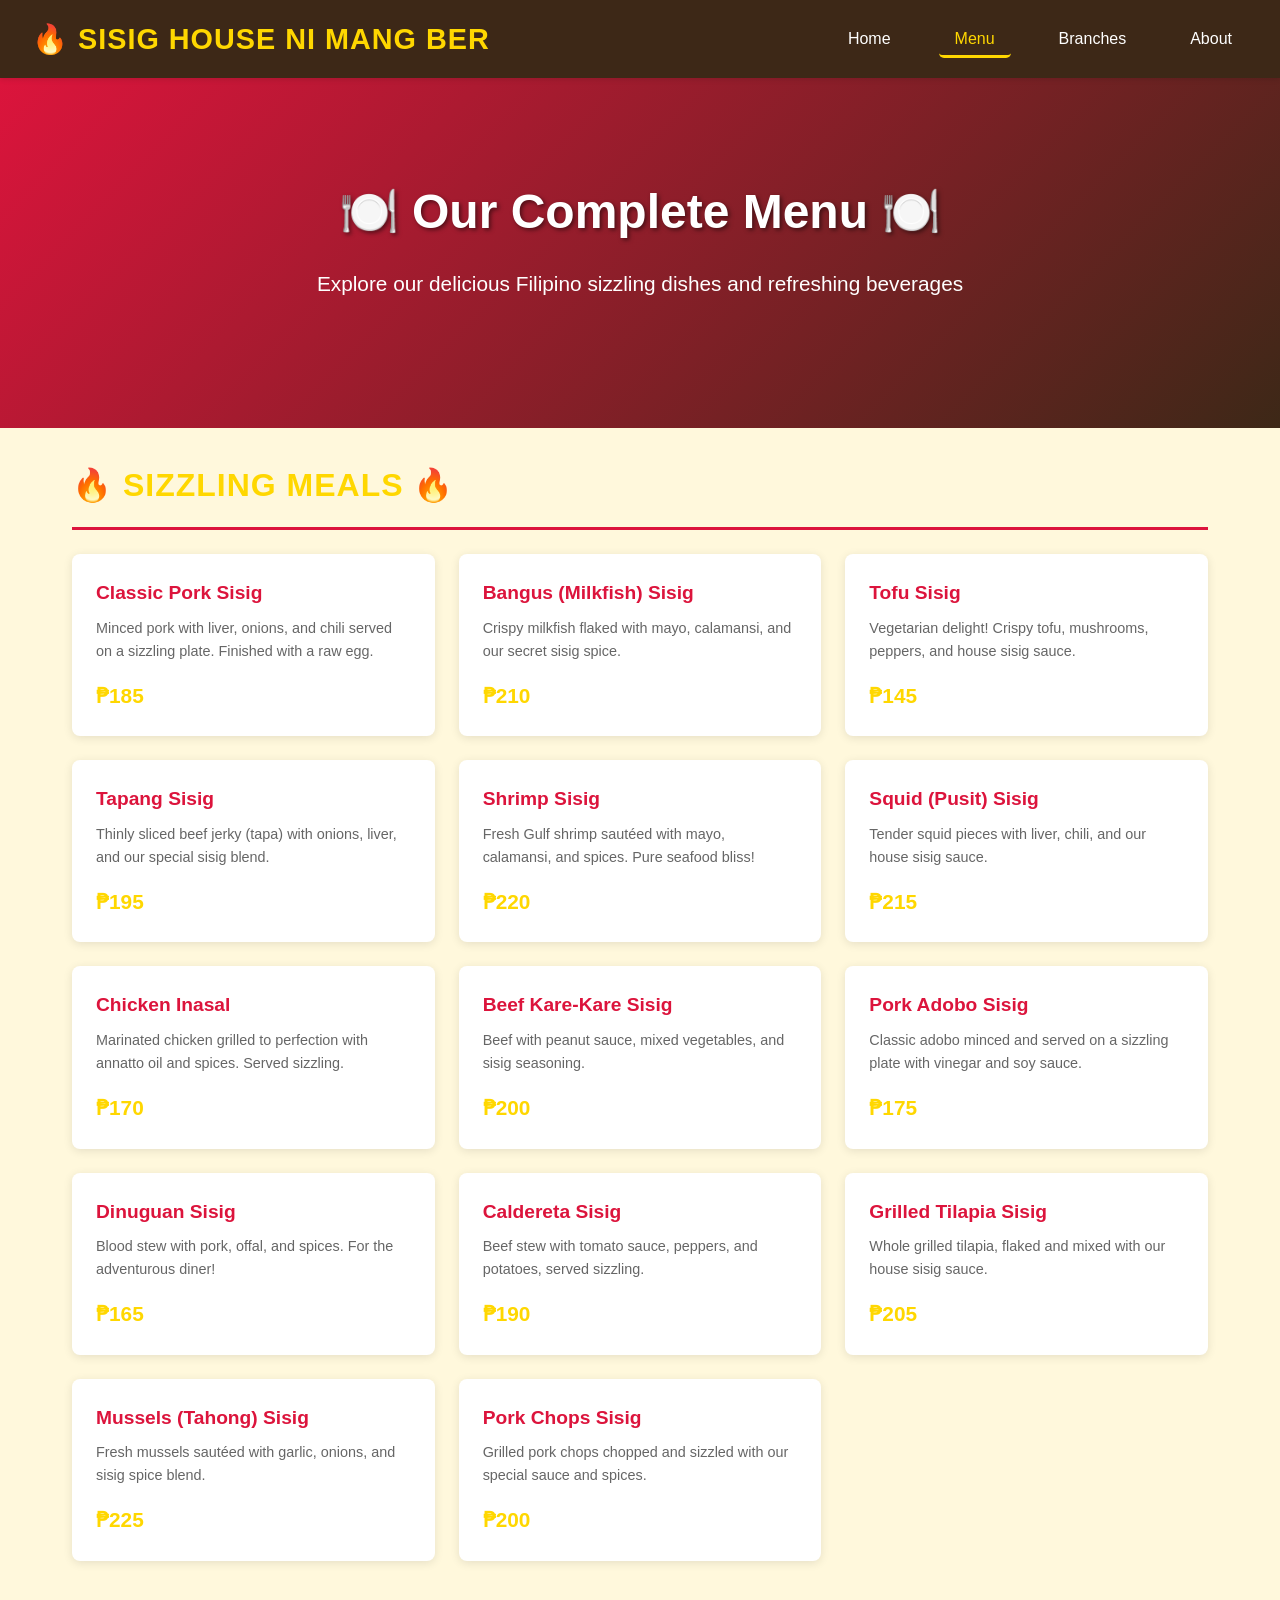
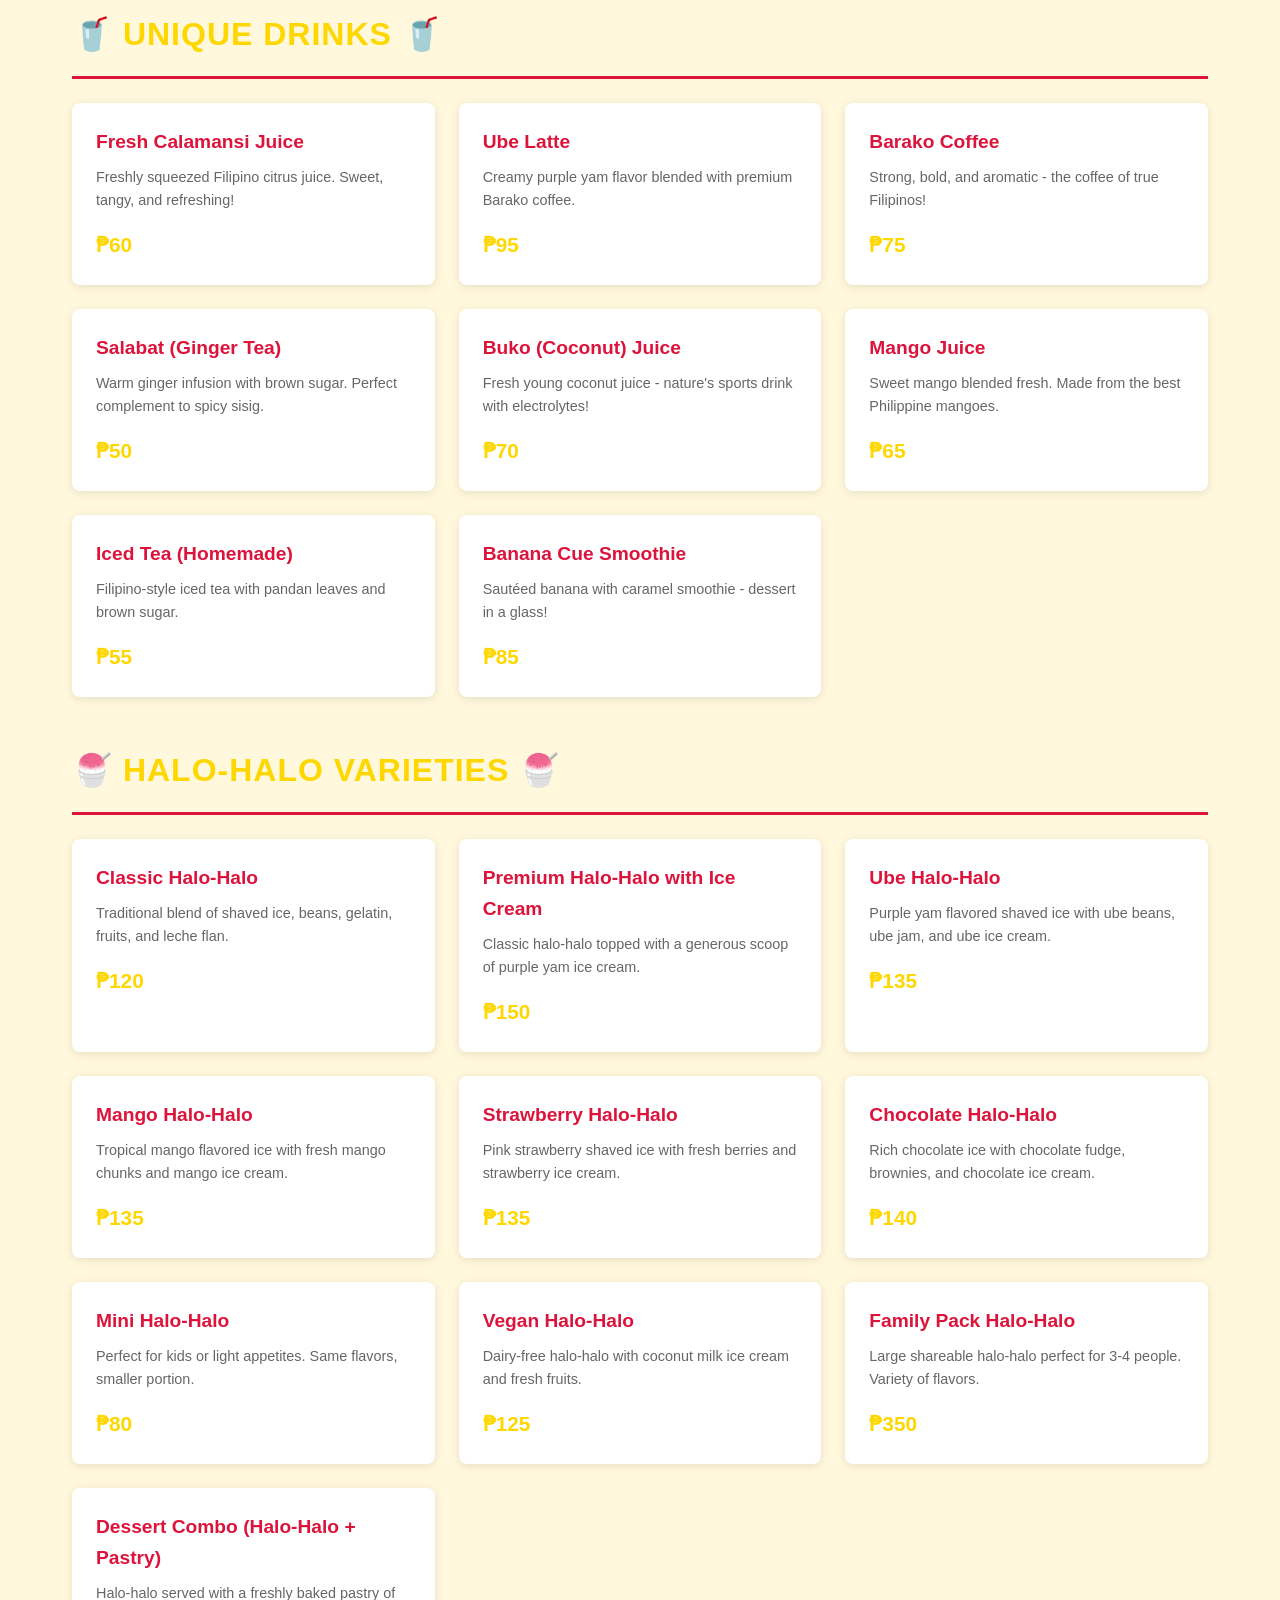
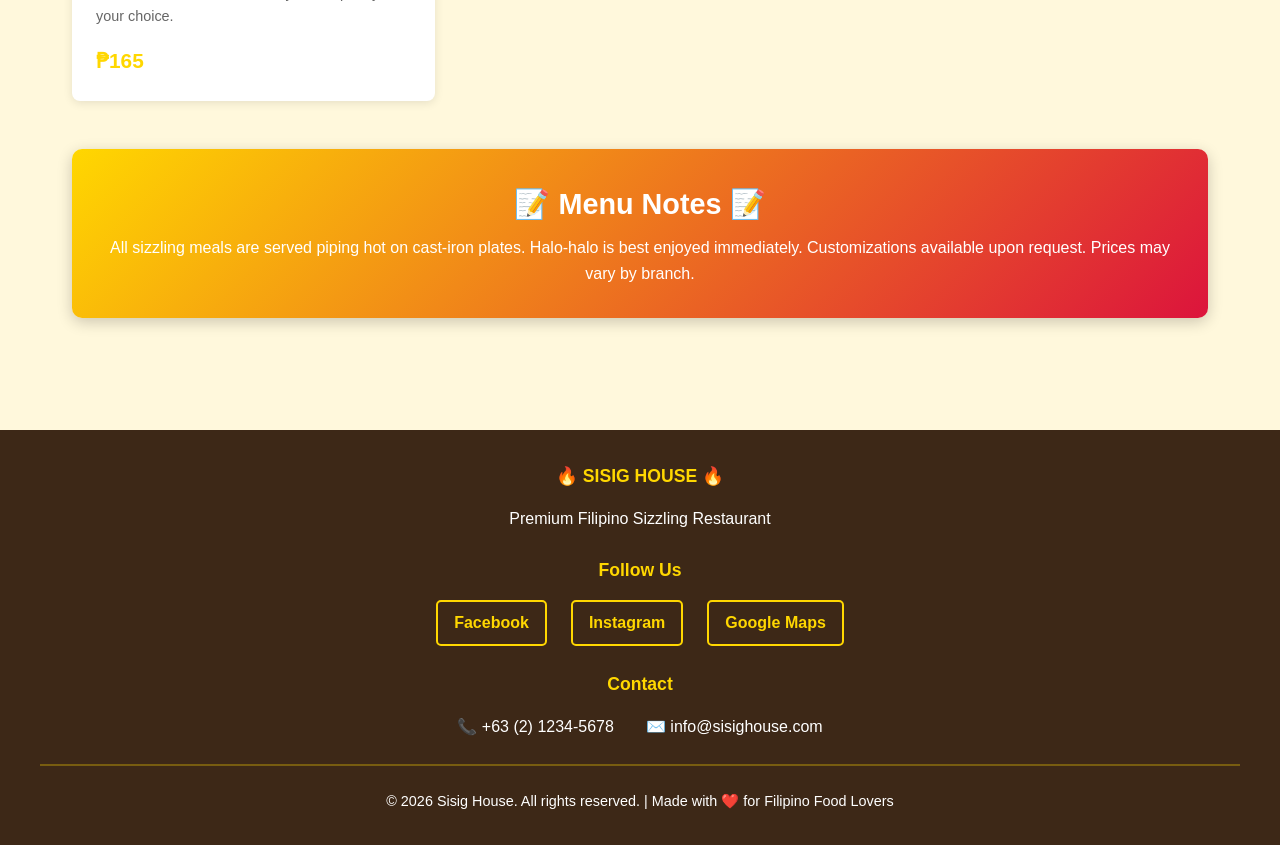
<file: menu.html>
<!DOCTYPE html>
<html lang="en">
<head>
    <meta charset="UTF-8">
    <meta name="viewport" content="width=device-width, initial-scale=1.0">
    <title>Menu - Sisig House</title>
    <link rel="stylesheet" href="css/style.css">
</head>
<body>
    <!-- NAVIGATION -->
    <nav>
        <a href="index.html" class="logo">🔥 SISIG HOUSE NI MANG BER</a>
        <ul class="nav-links">
            <li><a href="index.html">Home</a></li>
            <li><a href="menu.html">Menu</a></li>
            <li><a href="branches.html">Branches</a></li>
            <li><a href="about.html">About</a></li>
        </ul>
        <div class="hamburger" onclick="toggleMenu()">
            <span></span>
            <span></span>
            <span></span>
        </div>
    </nav>

    <!-- MENU HEADER -->
    <section class="hero">
        <h1>🍽️ Our Complete Menu 🍽️</h1>
        <p>Explore our delicious Filipino sizzling dishes and refreshing beverages</p>
    </section>

    <!-- MENU CONTAINER -->
    <div class="menu-container">
        <!-- SIZZLING MEALS CATEGORY -->
        <div class="menu-category">
            <h2>🔥 Sizzling Meals 🔥</h2>
            <div class="menu-items">
                <!-- Item 1 -->
                <div class="menu-item">
                    <h3>Classic Pork Sisig</h3>
                    <p class="description">Minced pork with liver, onions, and chili served on a sizzling plate. Finished with a raw egg.</p>
                    <div class="price">₱185</div>
                </div>

                <!-- Item 2 -->
                <div class="menu-item">
                    <h3>Bangus (Milkfish) Sisig</h3>
                    <p class="description">Crispy milkfish flaked with mayo, calamansi, and our secret sisig spice.</p>
                    <div class="price">₱210</div>
                </div>

                <!-- Item 3 -->
                <div class="menu-item">
                    <h3>Tofu Sisig</h3>
                    <p class="description">Vegetarian delight! Crispy tofu, mushrooms, peppers, and house sisig sauce.</p>
                    <div class="price">₱145</div>
                </div>

                <!-- Item 4 -->
                <div class="menu-item">
                    <h3>Tapang Sisig</h3>
                    <p class="description">Thinly sliced beef jerky (tapa) with onions, liver, and our special sisig blend.</p>
                    <div class="price">₱195</div>
                </div>

                <!-- Item 5 -->
                <div class="menu-item">
                    <h3>Shrimp Sisig</h3>
                    <p class="description">Fresh Gulf shrimp sautéed with mayo, calamansi, and spices. Pure seafood bliss!</p>
                    <div class="price">₱220</div>
                </div>

                <!-- Item 6 -->
                <div class="menu-item">
                    <h3>Squid (Pusit) Sisig</h3>
                    <p class="description">Tender squid pieces with liver, chili, and our house sisig sauce.</p>
                    <div class="price">₱215</div>
                </div>

                <!-- Item 7 -->
                <div class="menu-item">
                    <h3>Chicken Inasal</h3>
                    <p class="description">Marinated chicken grilled to perfection with annatto oil and spices. Served sizzling.</p>
                    <div class="price">₱170</div>
                </div>

                <!-- Item 8 -->
                <div class="menu-item">
                    <h3>Beef Kare-Kare Sisig</h3>
                    <p class="description">Beef with peanut sauce, mixed vegetables, and sisig seasoning.</p>
                    <div class="price">₱200</div>
                </div>

                <!-- Item 9 -->
                <div class="menu-item">
                    <h3>Pork Adobo Sisig</h3>
                    <p class="description">Classic adobo minced and served on a sizzling plate with vinegar and soy sauce.</p>
                    <div class="price">₱175</div>
                </div>

                <!-- Item 10 -->
                <div class="menu-item">
                    <h3>Dinuguan Sisig</h3>
                    <p class="description">Blood stew with pork, offal, and spices. For the adventurous diner!</p>
                    <div class="price">₱165</div>
                </div>

                <!-- Item 11 -->
                <div class="menu-item">
                    <h3>Caldereta Sisig</h3>
                    <p class="description">Beef stew with tomato sauce, peppers, and potatoes, served sizzling.</p>
                    <div class="price">₱190</div>
                </div>

                <!-- Item 12 -->
                <div class="menu-item">
                    <h3>Grilled Tilapia Sisig</h3>
                    <p class="description">Whole grilled tilapia, flaked and mixed with our house sisig sauce.</p>
                    <div class="price">₱205</div>
                </div>

                <!-- Item 13 -->
                <div class="menu-item">
                    <h3>Mussels (Tahong) Sisig</h3>
                    <p class="description">Fresh mussels sautéed with garlic, onions, and sisig spice blend.</p>
                    <div class="price">₱225</div>
                </div>

                <!-- Item 14 -->
                <div class="menu-item">
                    <h3>Pork Chops Sisig</h3>
                    <p class="description">Grilled pork chops chopped and sizzled with our special sauce and spices.</p>
                    <div class="price">₱200</div>
                </div>
            </div>
        </div>

        <!-- DRINKS CATEGORY -->
        <div class="menu-category">
            <h2>🥤 Unique Drinks 🥤</h2>
            <div class="menu-items">
                <!-- Drink 1 -->
                <div class="menu-item">
                    <h3>Fresh Calamansi Juice</h3>
                    <p class="description">Freshly squeezed Filipino citrus juice. Sweet, tangy, and refreshing!</p>
                    <div class="price">₱60</div>
                </div>

                <!-- Drink 2 -->
                <div class="menu-item">
                    <h3>Ube Latte</h3>
                    <p class="description">Creamy purple yam flavor blended with premium Barako coffee.</p>
                    <div class="price">₱95</div>
                </div>

                <!-- Drink 3 -->
                <div class="menu-item">
                    <h3>Barako Coffee</h3>
                    <p class="description">Strong, bold, and aromatic - the coffee of true Filipinos!</p>
                    <div class="price">₱75</div>
                </div>

                <!-- Drink 4 -->
                <div class="menu-item">
                    <h3>Salabat (Ginger Tea)</h3>
                    <p class="description">Warm ginger infusion with brown sugar. Perfect complement to spicy sisig.</p>
                    <div class="price">₱50</div>
                </div>

                <!-- Drink 5 -->
                <div class="menu-item">
                    <h3>Buko (Coconut) Juice</h3>
                    <p class="description">Fresh young coconut juice - nature's sports drink with electrolytes!</p>
                    <div class="price">₱70</div>
                </div>

                <!-- Drink 6 -->
                <div class="menu-item">
                    <h3>Mango Juice</h3>
                    <p class="description">Sweet mango blended fresh. Made from the best Philippine mangoes.</p>
                    <div class="price">₱65</div>
                </div>

                <!-- Drink 7 -->
                <div class="menu-item">
                    <h3>Iced Tea (Homemade)</h3>
                    <p class="description">Filipino-style iced tea with pandan leaves and brown sugar.</p>
                    <div class="price">₱55</div>
                </div>

                <!-- Drink 8 -->
                <div class="menu-item">
                    <h3>Banana Cue Smoothie</h3>
                    <p class="description">Sautéed banana with caramel smoothie - dessert in a glass!</p>
                    <div class="price">₱85</div>
                </div>
            </div>
        </div>

        <!-- HALO-HALO VARIETIES -->
        <div class="menu-category">
            <h2>🍧 Halo-Halo Varieties 🍧</h2>
            <div class="menu-items">
                <!-- Halo-Halo 1 -->
                <div class="menu-item">
                    <h3>Classic Halo-Halo</h3>
                    <p class="description">Traditional blend of shaved ice, beans, gelatin, fruits, and leche flan.</p>
                    <div class="price">₱120</div>
                </div>

                <!-- Halo-Halo 2 -->
                <div class="menu-item">
                    <h3>Premium Halo-Halo with Ice Cream</h3>
                    <p class="description">Classic halo-halo topped with a generous scoop of purple yam ice cream.</p>
                    <div class="price">₱150</div>
                </div>

                <!-- Halo-Halo 3 -->
                <div class="menu-item">
                    <h3>Ube Halo-Halo</h3>
                    <p class="description">Purple yam flavored shaved ice with ube beans, ube jam, and ube ice cream.</p>
                    <div class="price">₱135</div>
                </div>

                <!-- Halo-Halo 4 -->
                <div class="menu-item">
                    <h3>Mango Halo-Halo</h3>
                    <p class="description">Tropical mango flavored ice with fresh mango chunks and mango ice cream.</p>
                    <div class="price">₱135</div>
                </div>

                <!-- Halo-Halo 5 -->
                <div class="menu-item">
                    <h3>Strawberry Halo-Halo</h3>
                    <p class="description">Pink strawberry shaved ice with fresh berries and strawberry ice cream.</p>
                    <div class="price">₱135</div>
                </div>

                <!-- Halo-Halo 6 -->
                <div class="menu-item">
                    <h3>Chocolate Halo-Halo</h3>
                    <p class="description">Rich chocolate ice with chocolate fudge, brownies, and chocolate ice cream.</p>
                    <div class="price">₱140</div>
                </div>

                <!-- Halo-Halo 7 -->
                <div class="menu-item">
                    <h3>Mini Halo-Halo</h3>
                    <p class="description">Perfect for kids or light appetites. Same flavors, smaller portion.</p>
                    <div class="price">₱80</div>
                </div>

                <!-- Halo-Halo 8 -->
                <div class="menu-item">
                    <h3>Vegan Halo-Halo</h3>
                    <p class="description">Dairy-free halo-halo with coconut milk ice cream and fresh fruits.</p>
                    <div class="price">₱125</div>
                </div>

                <!-- Halo-Halo 9 -->
                <div class="menu-item">
                    <h3>Family Pack Halo-Halo</h3>
                    <p class="description">Large shareable halo-halo perfect for 3-4 people. Variety of flavors.</p>
                    <div class="price">₱350</div>
                </div>

                <!-- Halo-Halo 10 -->
                <div class="menu-item">
                    <h3>Dessert Combo (Halo-Halo + Pastry)</h3>
                    <p class="description">Halo-halo served with a freshly baked pastry of your choice.</p>
                    <div class="price">₱165</div>
                </div>
            </div>
        </div>

        <!-- MENU NOTES -->
        <div class="promo-banner" style="margin-top: 3rem;">
            <h3>📝 Menu Notes 📝</h3>
            <p>All sizzling meals are served piping hot on cast-iron plates. Halo-halo is best enjoyed immediately. Customizations available upon request. Prices may vary by branch.</p>
        </div>
    </div>

    <!-- FOOTER -->
    <footer>
        <div class="footer-content">
            <div class="footer-section">
                <h4>🔥 SISIG HOUSE 🔥</h4>
                <p>Premium Filipino Sizzling Restaurant</p>
            </div>

            <div class="footer-section">
                <h4>Follow Us</h4>
                <div class="social-links">
                    <a href="https://www.facebook.com/sisighouseph" target="_blank">Facebook</a>
                    <a href="https://www.instagram.com/sisighouseph" target="_blank">Instagram</a>
                    <a href="https://maps.google.com/?q=14.3091,121.0274" target="_blank">Google Maps</a>
                </div>
            </div>

            <div class="footer-section">
                <h4>Contact</h4>
                <div class="contact-info">
                    <p>📞 +63 (2) 1234-5678</p>
                    <p>✉️ info@sisighouse.com</p>
                </div>
            </div>

            <div class="footer-bottom">
                <p>&copy; 2026 Sisig House. All rights reserved. | Made with ❤️ for Filipino Food Lovers</p>
            </div>
        </div>
    </footer>

    <script src="js/script.js"></script>
</body>
</html>
</file>
<file: css/style.css>
/* ===== GLOBAL STYLES ===== */
* {
    margin: 0;
    padding: 0;
    box-sizing: border-box;
}

:root {
    --gold: #FFD700;
    --red: #DC143C;
    --dark-brown: #3d2817;
    --light-bg: #FFF8DC;
    --white: #ffffff;
    --text-dark: #2c1810;
}

body {
    font-family: 'Arial', sans-serif;
    color: var(--text-dark);
    background-color: var(--light-bg);
    line-height: 1.6;
}

html {
    scroll-behavior: smooth;
}

/* ===== NAVBAR ===== */
nav {
    background-color: var(--dark-brown);
    padding: 1rem 2rem;
    display: flex;
    justify-content: space-between;
    align-items: center;
    box-shadow: 0 2px 5px rgba(0, 0, 0, 0.1);
    position: sticky;
    top: 0;
    z-index: 100;
}

.logo {
    font-size: 1.8rem;
    font-weight: bold;
    color: var(--gold);
    text-decoration: none;
    letter-spacing: 1px;
}

.logo:hover {
    color: var(--red);
    transition: color 0.3s ease;
}

.nav-links {
    display: flex;
    list-style: none;
    gap: 2rem;
}

.nav-links a {
    color: var(--white);
    text-decoration: none;
    font-weight: 500;
    transition: all 0.3s ease;
    padding: 0.5rem 1rem;
    border-radius: 5px;
}

.nav-links a:hover {
    color: var(--gold);
    background-color: rgba(255, 215, 0, 0.1);
}

.nav-links a.active {
    color: var(--gold);
    border-bottom: 3px solid var(--gold);
}

.hamburger {
    display: none;
    flex-direction: column;
    cursor: pointer;
}

.hamburger span {
    width: 25px;
    height: 3px;
    background-color: var(--gold);
    margin: 5px 0;
    border-radius: 2px;
    transition: 0.3s;
}

/* ===== RESPONSIVE NAV ===== */
@media (max-width: 768px) {
    .hamburger {
        display: flex;
    }

    .nav-links {
        position: absolute;
        top: 60px;
        left: 0;
        width: 100%;
        flex-direction: column;
        background-color: var(--dark-brown);
        gap: 0;
        max-height: 0;
        overflow: hidden;
        transition: max-height 0.3s ease;
    }

    .nav-links.active {
        max-height: 300px;
    }

    .nav-links a {
        padding: 1rem 2rem;
        border-bottom: 1px solid rgba(255, 215, 0, 0.2);
    }
}

/* ===== HERO SECTION ===== */
.hero {
    background: linear-gradient(135deg, var(--red), var(--dark-brown));
    color: var(--white);
    padding: 6rem 2rem;
    text-align: center;
    position: relative;
    overflow: hidden;
}

.hero h1 {
    font-size: 3rem;
    margin-bottom: 1rem;
    text-shadow: 2px 2px 4px rgba(0, 0, 0, 0.5);
    animation: slideDown 0.8s ease;
}

.hero p {
    font-size: 1.3rem;
    margin-bottom: 2rem;
    animation: slideUp 0.8s ease;
}

.cta-button {
    background-color: var(--gold);
    color: var(--text-dark);
    padding: 1rem 2rem;
    font-size: 1.1rem;
    border: none;
    border-radius: 50px;
    cursor: pointer;
    transition: all 0.3s ease;
    font-weight: bold;
    text-decoration: none;
    display: inline-block;
    margin: 0 0.5rem;
}

.cta-button:hover {
    background-color: var(--red);
    color: var(--white);
    transform: scale(1.05);
    box-shadow: 0 5px 15px rgba(0, 0, 0, 0.3);
}

@keyframes slideDown {
    from {
        opacity: 0;
        transform: translateY(-30px);
    }
    to {
        opacity: 1;
        transform: translateY(0);
    }
}

@keyframes slideUp {
    from {
        opacity: 0;
        transform: translateY(30px);
    }
    to {
        opacity: 1;
        transform: translateY(0);
    }
}

/* ===== FEATURED ITEMS SECTION ===== */
.featured {
    padding: 4rem 2rem;
    text-align: center;
}

.featured h2 {
    font-size: 2.5rem;
    color: var(--red);
    margin-bottom: 3rem;
    text-transform: uppercase;
    letter-spacing: 2px;
}

.items-grid {
    display: grid;
    grid-template-columns: repeat(auto-fit, minmax(250px, 1fr));
    gap: 2rem;
    max-width: 1200px;
    margin: 0 auto;
}

.item-card {
    background: var(--white);
    border-radius: 10px;
    overflow: hidden;
    box-shadow: 0 4px 15px rgba(0, 0, 0, 0.1);
    transition: all 0.3s ease;
    border-top: 5px solid var(--gold);
}

.item-card:hover {
    transform: translateY(-10px);
    box-shadow: 0 8px 25px rgba(0, 0, 0, 0.2);
}

.item-image {
    width: 100%;
    height: 200px;
    background: linear-gradient(135deg, var(--gold), var(--red));
    display: flex;
    align-items: center;
    justify-content: center;
    font-size: 3rem;
    color: var(--white);
}

.item-content {
    padding: 1.5rem;
    text-align: left;
}

.item-content h3 {
    color: var(--red);
    margin-bottom: 0.5rem;
    font-size: 1.3rem;
}

.item-content p {
    color: #666;
    font-size: 0.9rem;
    margin-bottom: 1rem;
}

.price {
    color: var(--gold);
    font-size: 1.2rem;
    font-weight: bold;
}

/* ===== MENU PAGE ===== */
.menu-container {
    max-width: 1200px;
    margin: 0 auto;
    padding: 2rem;
}

.menu-header {
    text-align: center;
    margin-bottom: 3rem;
}

.menu-header h1 {
    font-size: 2.5rem;
    color: var(--red);
    margin-bottom: 1rem;
}

.menu-category {
    margin-bottom: 3rem;
}

.menu-category h2 {
    color: var(--gold);
    font-size: 2rem;
    border-bottom: 3px solid var(--red);
    padding-bottom: 1rem;
    margin-bottom: 1.5rem;
    text-transform: uppercase;
    letter-spacing: 1px;
}

.menu-items {
    display: grid;
    grid-template-columns: repeat(auto-fit, minmax(280px, 1fr));
    gap: 1.5rem;
}

.menu-item {
    background: var(--white);
    padding: 1.5rem;
    border-radius: 8px;
    box-shadow: 0 2px 10px rgba(0, 0, 0, 0.1);
    transition: all 0.3s ease;
}

.menu-item:hover {
    transform: scale(1.02);
    box-shadow: 0 4px 15px rgba(0, 0, 0, 0.15);
    border-left: 5px solid var(--gold);
}

.menu-item h3 {
    color: var(--red);
    margin-bottom: 0.5rem;
    font-size: 1.2rem;
}

.menu-item .description {
    color: #666;
    font-size: 0.9rem;
    margin-bottom: 1rem;
}

.menu-item .price {
    color: var(--gold);
    font-size: 1.3rem;
    font-weight: bold;
}

/* ===== BRANCHES PAGE ===== */
.branches-container {
    max-width: 1200px;
    margin: 0 auto;
    padding: 2rem;
}

.branches-header {
    text-align: center;
    margin-bottom: 3rem;
}

.branches-header h1 {
    font-size: 2.5rem;
    color: var(--red);
    margin-bottom: 1rem;
}

.branches-grid {
    display: grid;
    grid-template-columns: repeat(auto-fit, minmax(300px, 1fr));
    gap: 2rem;
}

.branch-card {
    background: var(--white);
    border-radius: 10px;
    overflow: hidden;
    box-shadow: 0 4px 15px rgba(0, 0, 0, 0.1);
    transition: all 0.3s ease;
    border-left: 5px solid var(--gold);
}

.branch-card:hover {
    transform: translateY(-10px);
    box-shadow: 0 8px 25px rgba(0, 0, 0, 0.2);
}

.branch-header {
    background: linear-gradient(135deg, var(--red), var(--dark-brown));
    color: var(--white);
    padding: 1.5rem;
    text-align: center;
}

.branch-header h3 {
    font-size: 1.5rem;
    margin-bottom: 0.5rem;
}

.branch-content {
    padding: 1.5rem;
}

.branch-info {
    margin-bottom: 1rem;
}

.branch-info strong {
    color: var(--red);
    display: block;
    margin-bottom: 0.3rem;
}

.branch-info p {
    color: #666;
    font-size: 0.95rem;
}

.branch-map {
    width: 100%;
    height: 250px;
    border-radius: 8px;
    margin-top: 1rem;
    border: 2px solid var(--gold);
}

/* ===== ABOUT PAGE ===== */
.about-container {
    max-width: 1200px;
    margin: 0 auto;
    padding: 2rem;
}

.about-header {
    text-align: center;
    margin-bottom: 3rem;
}

.about-header h1 {
    font-size: 2.5rem;
    color: var(--red);
    margin-bottom: 1rem;
}

.about-content {
    display: grid;
    grid-template-columns: 1fr 1fr;
    gap: 3rem;
    margin-bottom: 3rem;
}

.about-text {
    background: var(--white);
    padding: 2rem;
    border-radius: 10px;
    box-shadow: 0 2px 10px rgba(0, 0, 0, 0.1);
}

.about-text h2 {
    color: var(--gold);
    margin-bottom: 1rem;
    font-size: 1.5rem;
}

.about-text p {
    color: #666;
    margin-bottom: 1rem;
    line-height: 1.8;
}

.about-image {
    width: 100%;
    height: 400px;
    background: linear-gradient(135deg, var(--gold), var(--red));
    border-radius: 10px;
    display: flex;
    align-items: center;
    justify-content: center;
    font-size: 4rem;
    color: var(--white);
    box-shadow: 0 4px 15px rgba(0, 0, 0, 0.1);
}

.team {
    background: var(--white);
    padding: 2rem;
    border-radius: 10px;
    box-shadow: 0 2px 10px rgba(0, 0, 0, 0.1);
}

.team h2 {
    color: var(--red);
    margin-bottom: 2rem;
    text-align: center;
}

.team-members {
    display: grid;
    grid-template-columns: repeat(auto-fit, minmax(200px, 1fr));
    gap: 2rem;
}

.team-member {
    text-align: center;
    padding: 1.5rem;
    background: var(--light-bg);
    border-radius: 8px;
}

.team-member-avatar {
    width: 100px;
    height: 100px;
    background: linear-gradient(135deg, var(--gold), var(--red));
    border-radius: 50%;
    margin: 0 auto 1rem;
    display: flex;
    align-items: center;
    justify-content: center;
    font-size: 2rem;
    color: var(--white);
}

.team-member h3 {
    color: var(--red);
    margin-bottom: 0.3rem;
}

.team-member p {
    color: #666;
    font-size: 0.9rem;
}

@media (max-width: 768px) {
    .about-content {
        grid-template-columns: 1fr;
    }

    .about-image {
        height: 300px;
    }
}

/* ===== FOOTER ===== */
footer {
    background-color: var(--dark-brown);
    color: var(--white);
    padding: 2rem;
    text-align: center;
    margin-top: 3rem;
}

.footer-content {
    max-width: 1200px;
    margin: 0 auto;
}

.footer-section {
    margin-bottom: 1.5rem;
}

.footer-section h4 {
    color: var(--gold);
    margin-bottom: 1rem;
    font-size: 1.1rem;
}

.social-links {
    display: flex;
    justify-content: center;
    gap: 1.5rem;
    margin-bottom: 1rem;
}

.social-links a {
    color: var(--gold);
    text-decoration: none;
    font-weight: bold;
    padding: 0.5rem 1rem;
    border: 2px solid var(--gold);
    border-radius: 5px;
    transition: all 0.3s ease;
    display: inline-block;
}

.social-links a:hover {
    background-color: var(--gold);
    color: var(--dark-brown);
    transform: scale(1.1);
}

.footer-bottom {
    border-top: 2px solid rgba(255, 215, 0, 0.3);
    padding-top: 1.5rem;
    font-size: 0.9rem;
}

.contact-info {
    display: flex;
    justify-content: center;
    gap: 2rem;
    flex-wrap: wrap;
    margin-bottom: 1rem;
}

.contact-info p {
    color: var(--white);
}

/* ===== PROMO BANNER ===== */
.promo-banner {
    background: linear-gradient(135deg, var(--gold), var(--red));
    color: var(--white);
    padding: 2rem;
    text-align: center;
    margin: 2rem 0;
    border-radius: 10px;
    box-shadow: 0 4px 15px rgba(0, 0, 0, 0.2);
}

.promo-banner h3 {
    font-size: 1.8rem;
    margin-bottom: 0.5rem;
}

/* ===== RESPONSIVE ===== */
@media (max-width: 768px) {
    .hero h1 {
        font-size: 2rem;
    }

    .hero p {
        font-size: 1rem;
    }

    .featured h2 {
        font-size: 1.8rem;
    }

    .menu-header h1 {
        font-size: 1.8rem;
    }

    .items-grid {
        grid-template-columns: 1fr;
    }

    .menu-items {
        grid-template-columns: 1fr;
    }

    .branches-grid {
        grid-template-columns: 1fr;
    }

    .team-members {
        grid-template-columns: 1fr;
    }

    .contact-info {
        flex-direction: column;
        gap: 1rem;
    }
}
</file>
